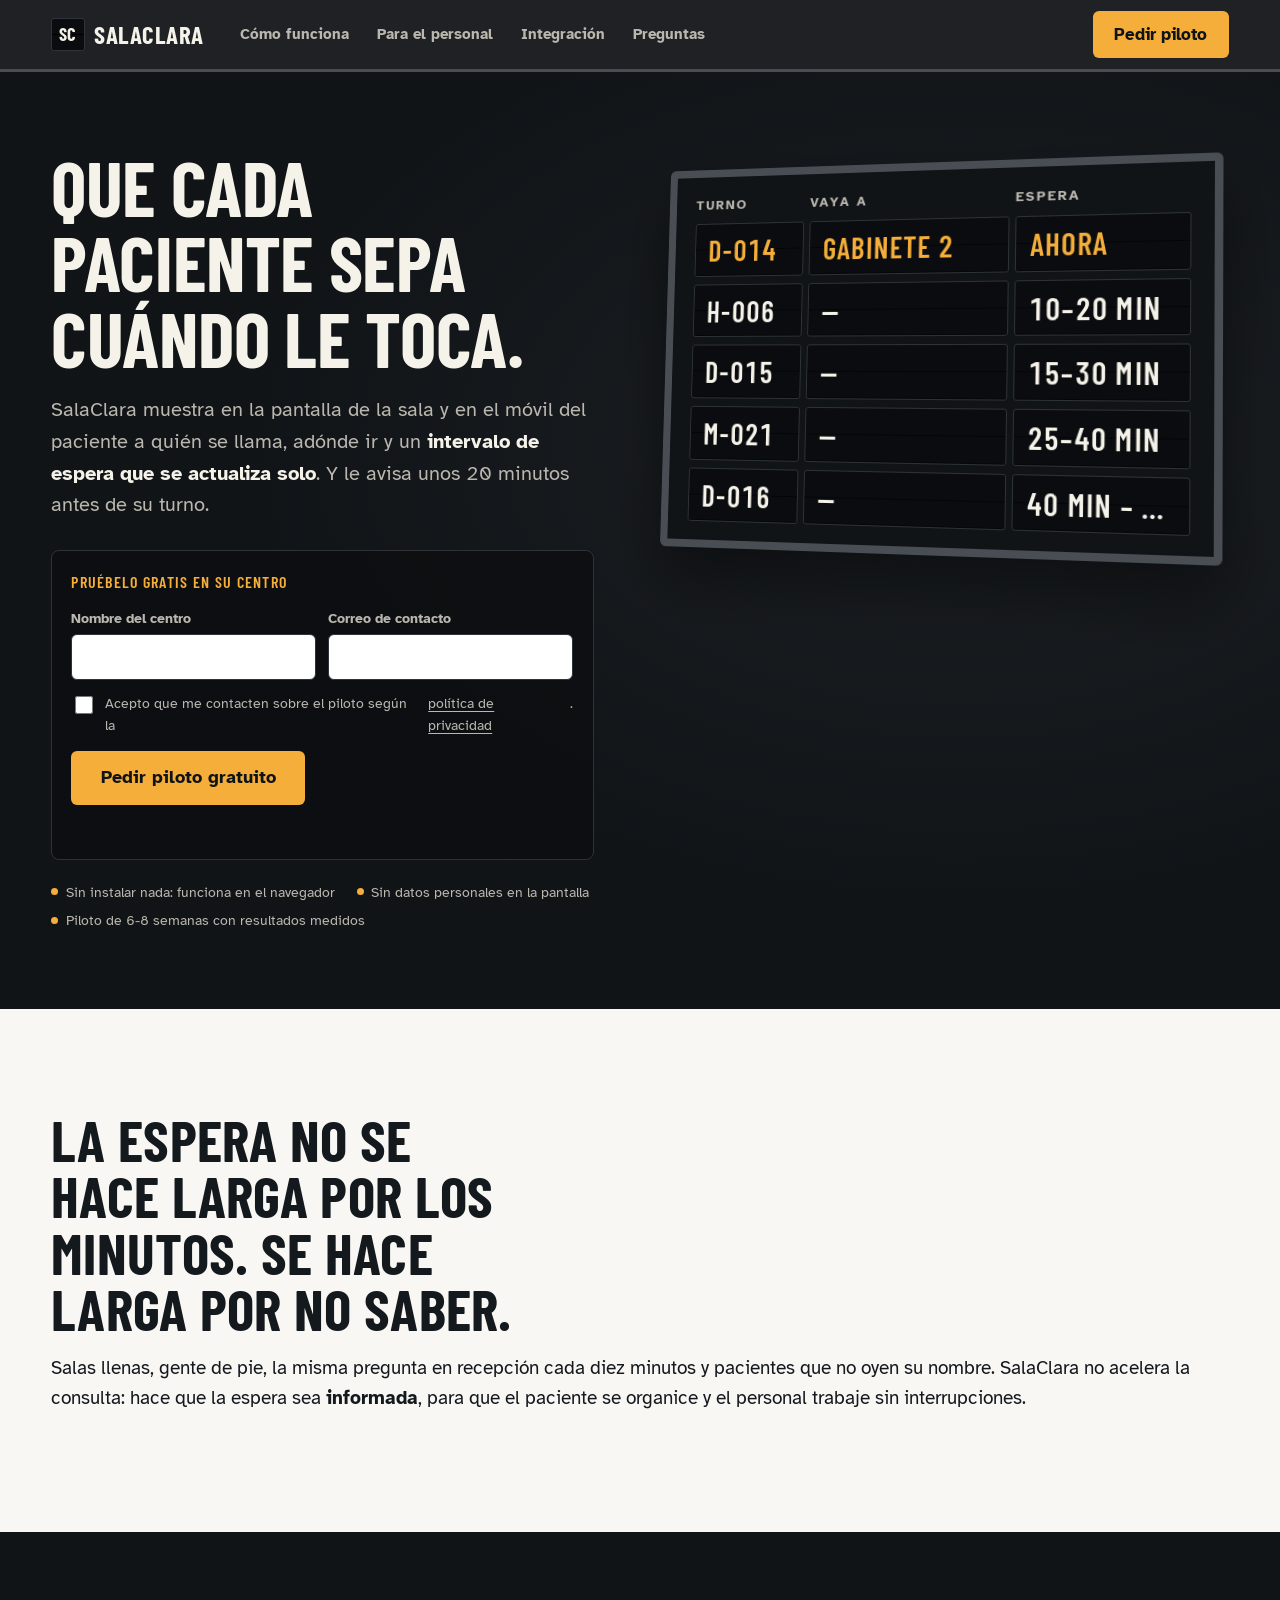
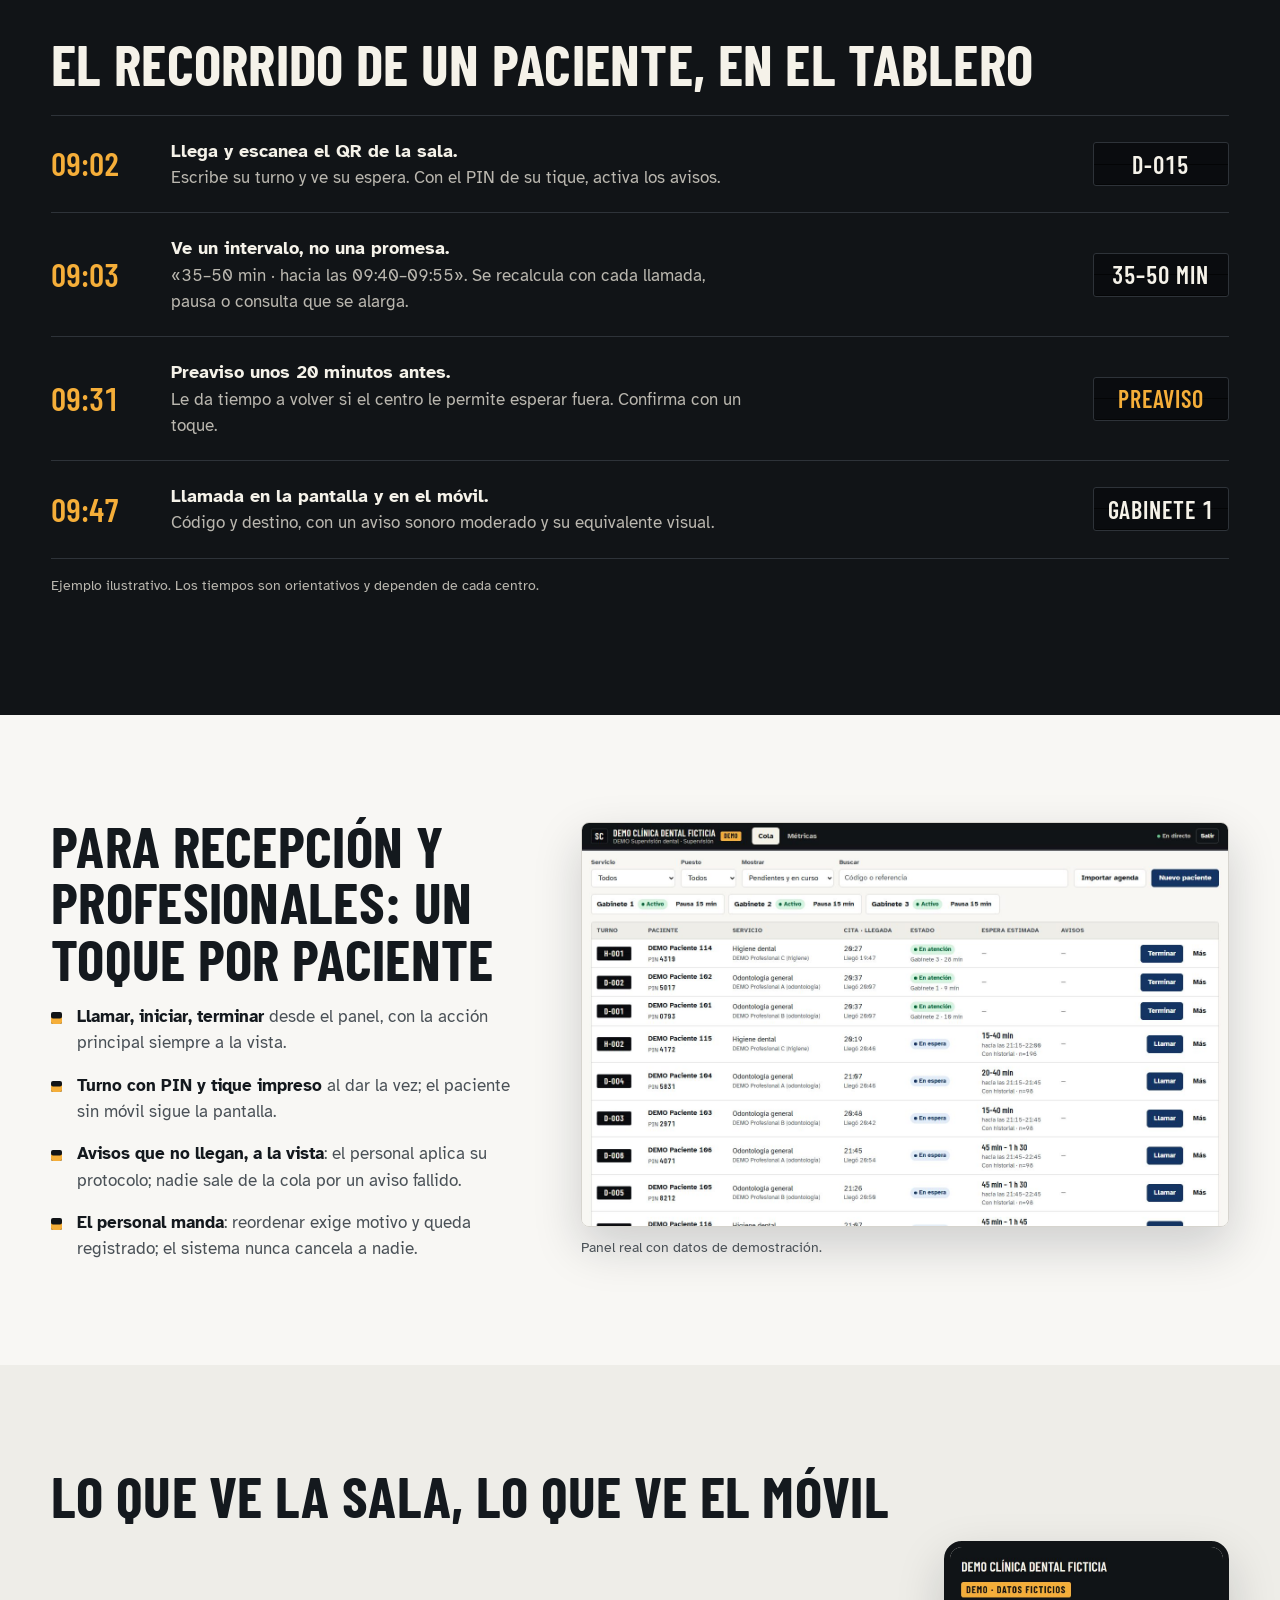
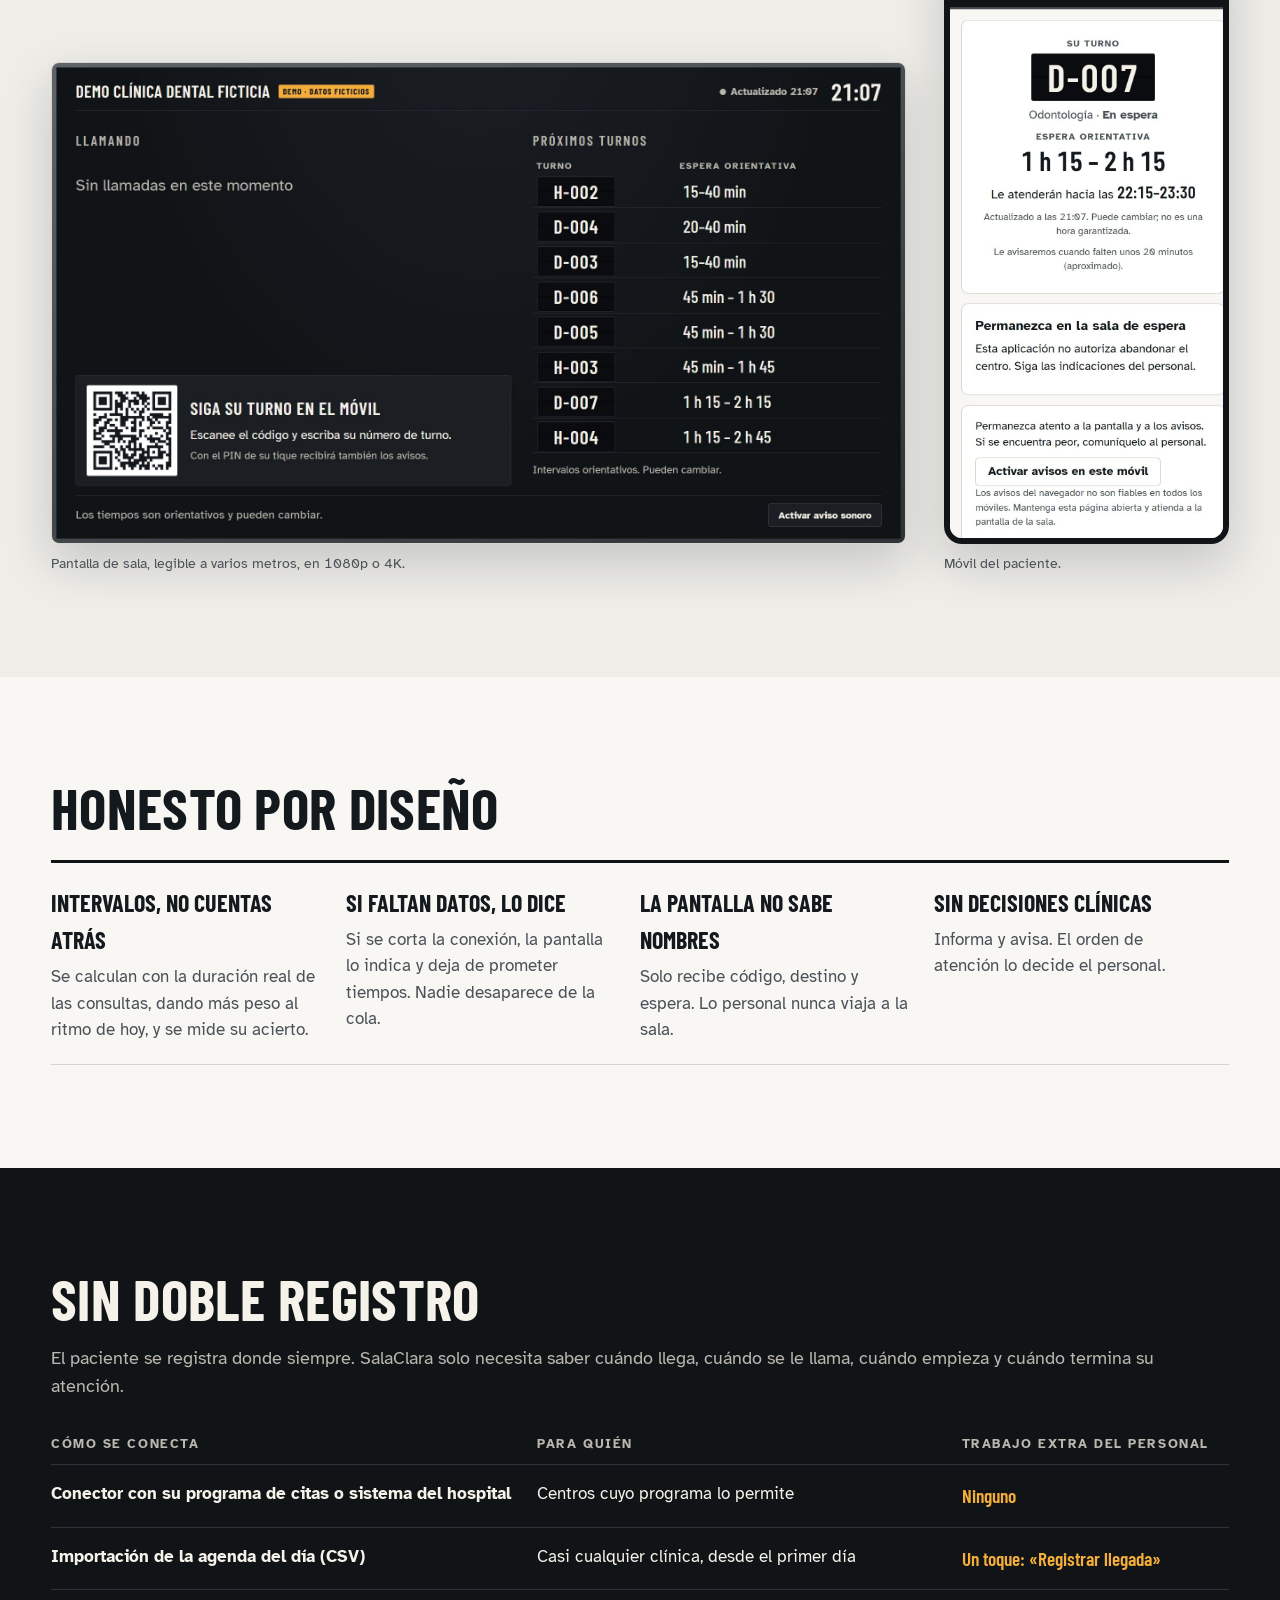
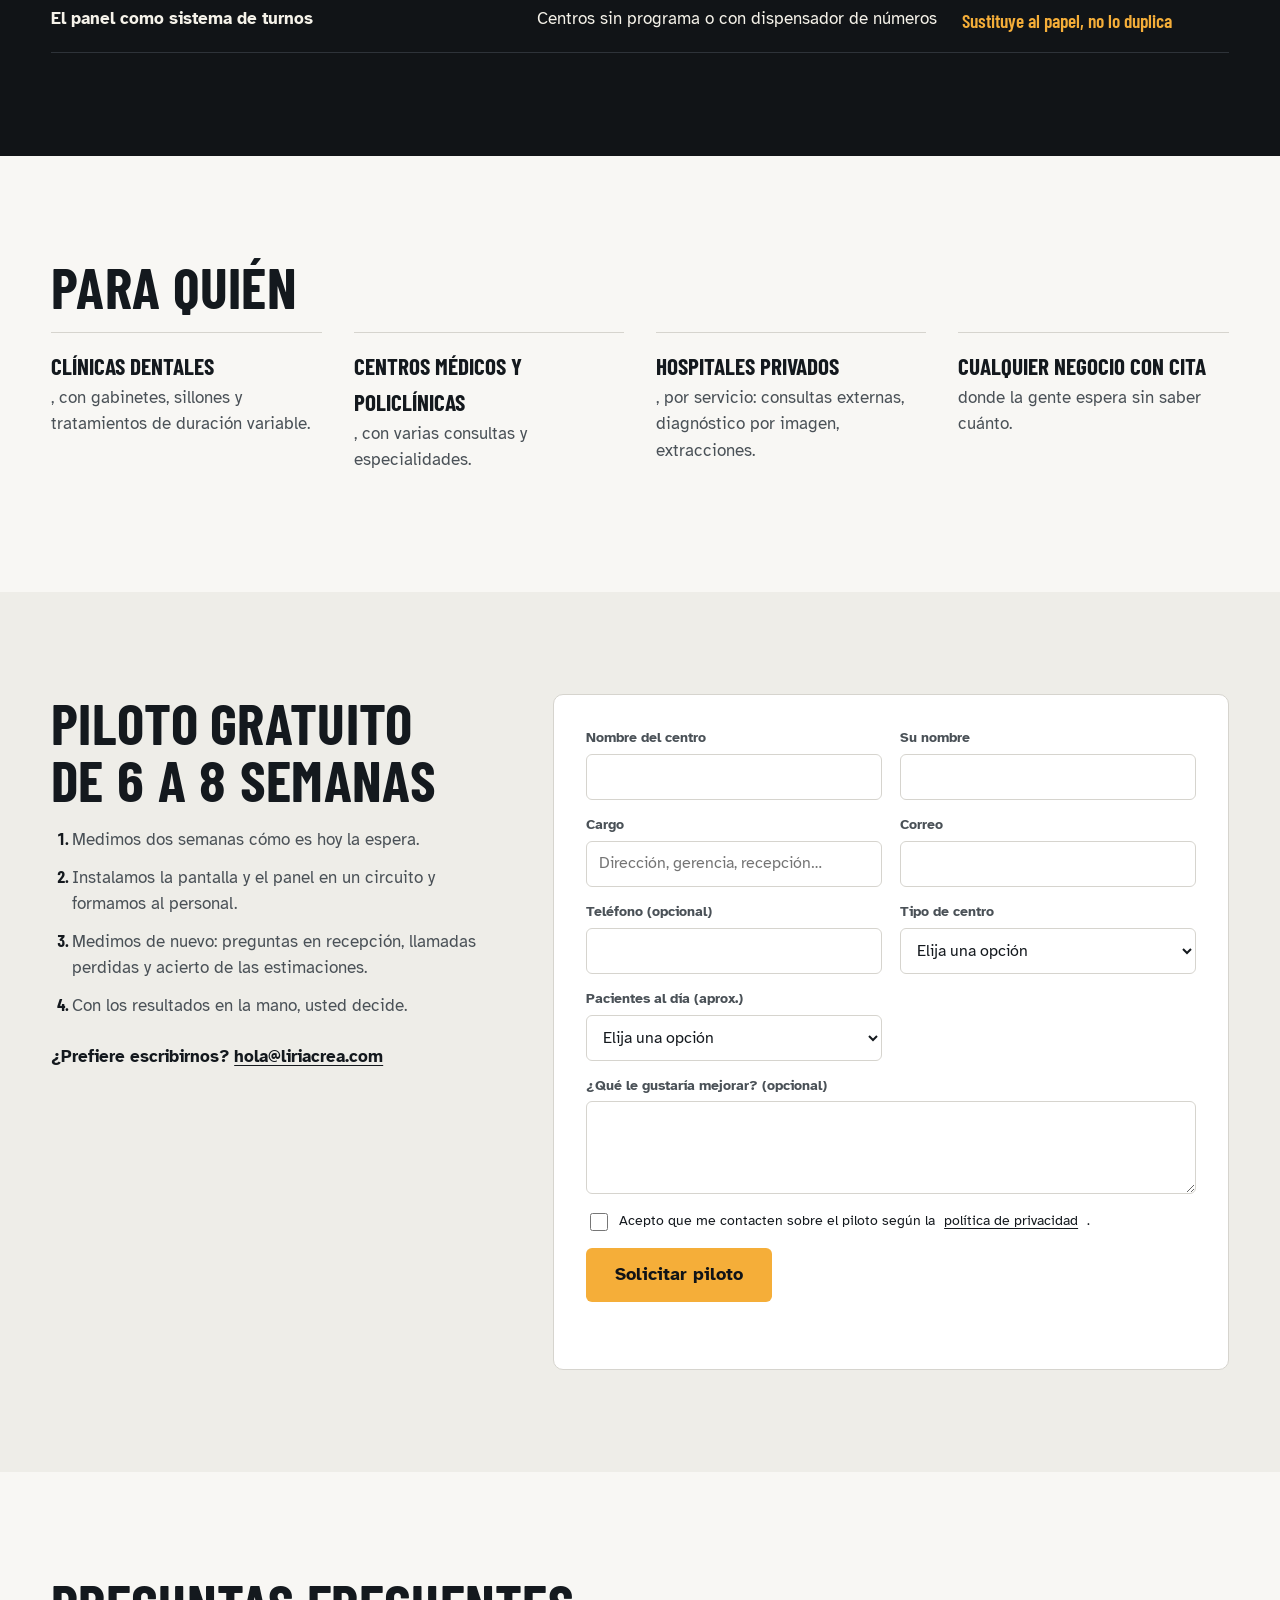
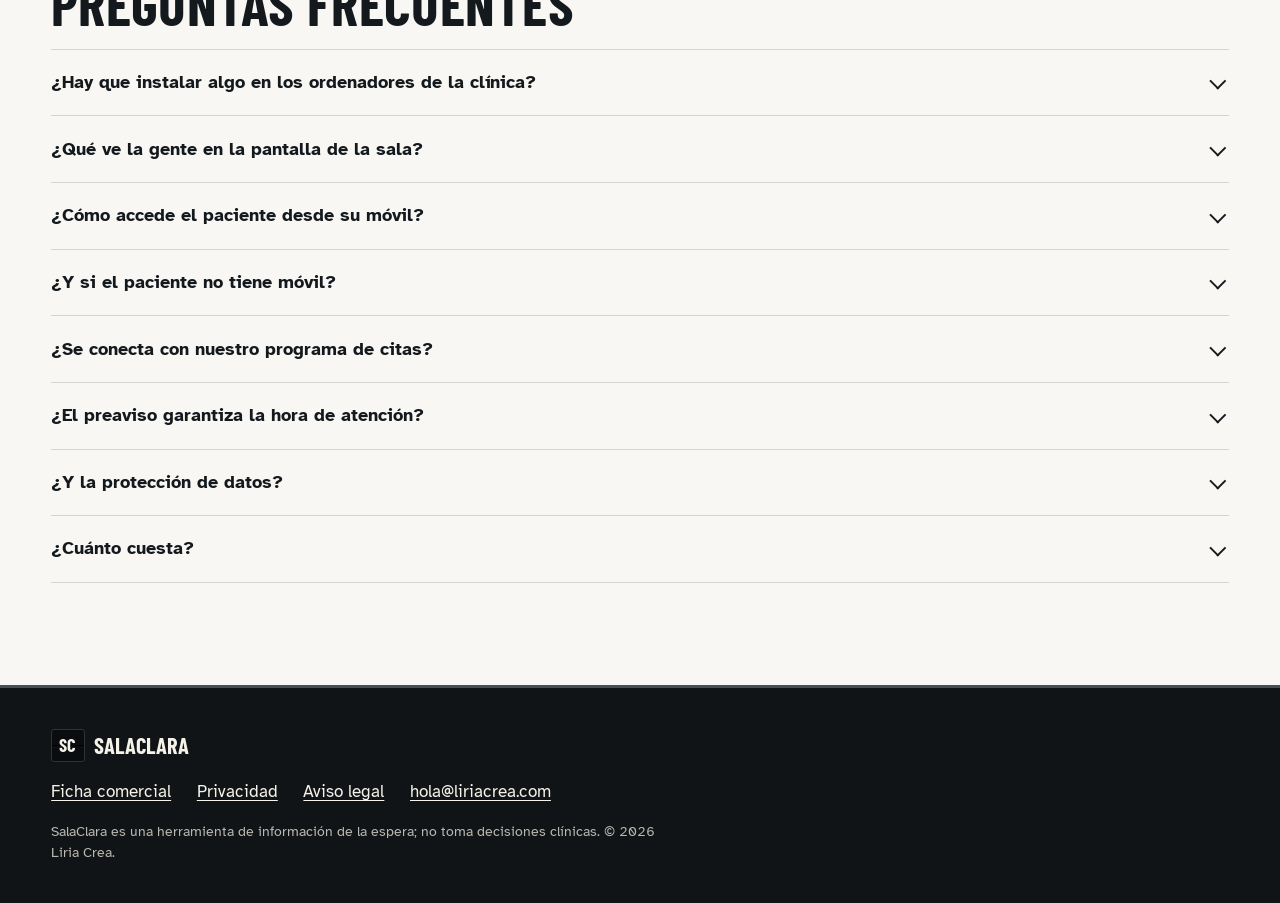
<file: index.html>
<!doctype html>
<html lang="es">
<head>
  <meta charset="utf-8">
  <meta name="viewport" content="width=device-width, initial-scale=1">
  <title>SalaClara · Pantalla de turnos y aviso al móvil para clínicas y centros médicos</title>
  <meta name="description" content="SalaClara muestra en la pantalla de la sala y en el móvil del paciente a quién se llama, adónde ir y un intervalo de espera que se actualiza solo, con preaviso unos 20 minutos antes. Piloto gratuito para clínicas.">
  <link rel="canonical" href="https://somosliria.github.io/salaclara/">
  <meta name="theme-color" content="#14171b">
  <meta name="referrer" content="strict-origin-when-cross-origin">
  <meta property="og:type" content="website">
  <meta property="og:locale" content="es_ES">
  <meta property="og:site_name" content="SalaClara">
  <meta property="og:title" content="SalaClara · Que cada paciente sepa cuándo le toca">
  <meta property="og:description" content="Pantalla de sala y aviso al móvil con tiempo de espera actualizado y preaviso de unos 20 minutos. Piloto gratuito para clínicas y centros médicos.">
  <meta property="og:url" content="https://somosliria.github.io/salaclara/">
  <meta property="og:image" content="https://somosliria.github.io/salaclara/assets/og.png">
  <meta property="og:image:width" content="1200">
  <meta property="og:image:height" content="630">
  <meta property="og:image:alt" content="Tablero de turnos de SalaClara con códigos y tiempos de espera">
  <meta name="twitter:card" content="summary_large_image">
  <link rel="icon" href="assets/favicon.svg" type="image/svg+xml">
  <link rel="icon" href="assets/icon-192.png" sizes="192x192" type="image/png">
  <link rel="apple-touch-icon" href="assets/icon-192.png">
  <link rel="preload" href="fonts/barlow-condensed-latin-600-normal.woff2" as="font" type="font/woff2" crossorigin>
  <link rel="preload" href="fonts/atkinson-hyperlegible-latin-400-normal.woff2" as="font" type="font/woff2" crossorigin>
  <link rel="stylesheet" href="assets/site.css">
  <script type="application/ld+json">
  {
    "@context": "https://schema.org",
    "@graph": [
      {
        "@type": "Organization",
        "@id": "https://somosliria.github.io/salaclara/#organizacion",
        "name": "SalaClara",
        "url": "https://somosliria.github.io/salaclara/",
        "email": "hola@liriacrea.com",
        "logo": "https://somosliria.github.io/salaclara/assets/icon-512.png"
      },
      {
        "@type": "SoftwareApplication",
        "name": "SalaClara",
        "applicationCategory": "BusinessApplication",
        "operatingSystem": "Web",
        "url": "https://somosliria.github.io/salaclara/",
        "inLanguage": "es",
        "description": "Pantalla de turnos para la sala de espera y aviso al móvil del paciente con intervalo de espera actualizado y preaviso configurable de unos 20 minutos, para clínicas, centros médicos y negocios con cita.",
        "featureList": [
          "Pantalla de sala con turnos llamados y espera orientativa",
          "Acceso del paciente con QR común, número de turno y PIN",
          "Preaviso configurable (unos 20 minutos)",
          "Panel para recepción y profesionales",
          "Importación de la agenda y conectores",
          "Métricas de acierto de las estimaciones"
        ],
        "publisher": { "@id": "https://somosliria.github.io/salaclara/#organizacion" }
      },
      {
        "@type": "FAQPage",
        "mainEntity": [
          { "@type": "Question", "name": "¿Hay que instalar algo en los ordenadores de la clínica?", "acceptedAnswer": { "@type": "Answer", "text": "No. El panel se usa desde el navegador y la pantalla de la sala es una página web que se abre en el televisor o en un pequeño reproductor HDMI." } },
          { "@type": "Question", "name": "¿Qué ve la gente en la pantalla de la sala?", "acceptedAnswer": { "@type": "Answer", "text": "Solo el código del turno, el destino al que debe ir y una espera orientativa. Nunca nombres, teléfonos ni datos clínicos." } },
          { "@type": "Question", "name": "¿Y si el paciente no tiene móvil?", "acceptedAnswer": { "@type": "Answer", "text": "Sigue su turno en la pantalla de la sala. El móvil es opcional y el personal mantiene su forma habitual de llamar." } },
          { "@type": "Question", "name": "¿Se conecta con nuestro programa de citas?", "acceptedAnswer": { "@type": "Answer", "text": "Desde el primer día se puede importar la agenda en CSV. Para evitar cualquier doble registro, SalaClara recibe las señales de llegada, llamada, inicio y fin desde su programa cuando este lo permite." } },
          { "@type": "Question", "name": "¿El preaviso de 20 minutos garantiza la hora de atención?", "acceptedAnswer": { "@type": "Answer", "text": "No. Es un aviso orientativo para que el paciente se prepare; la llamada definitiva llega cuando el profesional está listo. El umbral se configura por centro." } },
          { "@type": "Question", "name": "¿Cuánto cuesta?", "acceptedAnswer": { "@type": "Answer", "text": "El piloto es gratuito. Después, una cuota mensual por centro que se acuerda según el tamaño y las integraciones necesarias." } }
        ]
      }
    ]
  }
  </script>
</head>
<body>
  <a class="skip" href="#contenido">Saltar al contenido</a>
  <header class="site-header">
    <a class="brand" href="./" aria-label="SalaClara, inicio">
      <span class="brand-mark" aria-hidden="true">SC</span>
      <span class="brand-name">SalaClara</span>
    </a>
    <nav aria-label="Principal">
      <ul class="nav">
        <li><a href="#recorrido">Cómo funciona</a></li>
        <li><a href="#equipo">Para el personal</a></li>
        <li><a href="#integracion">Integración</a></li>
        <li><a href="#preguntas">Preguntas</a></li>
      </ul>
    </nav>
    <a class="btn btn-amber nav-cta" href="#piloto">Pedir piloto</a>
  </header>

  <main id="contenido">
    <section class="hero" aria-labelledby="titulo">
      <div class="hero-copy">
        <h1 id="titulo">Que cada paciente sepa cuándo le toca.</h1>
        <p class="lead">SalaClara muestra en la pantalla de la sala y en el móvil del paciente a quién se llama, adónde ir y un <strong>intervalo de espera que se actualiza solo</strong>. Y le avisa unos 20 minutos antes de su turno.</p>
        <form class="quick-form" data-pilot-form data-api="https://salaclara-demo.onrender.com" novalidate>
          <p class="form-title">Pruébelo gratis en su centro</p>
          <div class="quick-fields">
            <label class="field"><span>Nombre del centro</span><input name="centerName" required minlength="2" maxlength="120" autocomplete="organization"></label>
            <label class="field"><span>Correo de contacto</span><input name="email" type="email" required maxlength="160" autocomplete="email"></label>
          </div>
          <input type="hidden" name="contactName" value="">
          <label class="hp" aria-hidden="true">Web <input name="website" tabindex="-1" autocomplete="off"></label>
          <label class="consent"><input type="checkbox" name="consent" required> Acepto que me contacten sobre el piloto según la <a href="privacidad.html">política de privacidad</a>.</label>
          <button class="btn btn-amber btn-large" type="submit">Pedir piloto gratuito</button>
          <p class="form-status" role="status" aria-live="polite"></p>
        </form>
        <ul class="assurances">
          <li>Sin instalar nada: funciona en el navegador</li>
          <li>Sin datos personales en la pantalla</li>
          <li>Piloto de 6-8 semanas con resultados medidos</li>
        </ul>
      </div>
      <div class="hero-board" data-board aria-hidden="true">
        <div class="board-fallback">
          <div class="bf-head"><span>Turno</span><span>Vaya a</span><span>Espera</span></div>
          <div class="bf-row bf-called"><span class="flap">D-014</span><span class="flap">Gabinete 2</span><span class="flap">Ahora</span></div>
          <div class="bf-row"><span class="flap">H-006</span><span class="flap">—</span><span class="flap">10–20 min</span></div>
          <div class="bf-row"><span class="flap">D-015</span><span class="flap">—</span><span class="flap">15–30 min</span></div>
          <div class="bf-row"><span class="flap">M-021</span><span class="flap">—</span><span class="flap">25–40 min</span></div>
          <div class="bf-row"><span class="flap">D-016</span><span class="flap">—</span><span class="flap">40 min – 1 h</span></div>
        </div>
      </div>
    </section>

    <section class="problem" aria-labelledby="problema">
      <h2 id="problema">La espera no se hace larga por los minutos. Se hace larga por no saber.</h2>
      <p>Salas llenas, gente de pie, la misma pregunta en recepción cada diez minutos y pacientes que no oyen su nombre. SalaClara no acelera la consulta: hace que la espera sea <strong>informada</strong>, para que el paciente se organice y el personal trabaje sin interrupciones.</p>
    </section>

    <section id="recorrido" class="journey" aria-labelledby="recorrido-titulo">
      <h2 id="recorrido-titulo">El recorrido de un paciente, en el tablero</h2>
      <ol class="departures">
        <li><span class="dep-time">09:02</span><span class="dep-what"><strong>Llega y escanea el QR de la sala.</strong> Escribe su turno y ve su espera. Con el PIN de su tique, activa los avisos.</span><span class="dep-state flap">D-015</span></li>
        <li><span class="dep-time">09:03</span><span class="dep-what"><strong>Ve un intervalo, no una promesa.</strong> «35–50 min · hacia las 09:40–09:55». Se recalcula con cada llamada, pausa o consulta que se alarga.</span><span class="dep-state flap">35–50 min</span></li>
        <li><span class="dep-time">09:31</span><span class="dep-what"><strong>Preaviso unos 20 minutos antes.</strong> Le da tiempo a volver si el centro le permite esperar fuera. Confirma con un toque.</span><span class="dep-state flap amber">Preaviso</span></li>
        <li><span class="dep-time">09:47</span><span class="dep-what"><strong>Llamada en la pantalla y en el móvil.</strong> Código y destino, con un aviso sonoro moderado y su equivalente visual.</span><span class="dep-state flap">Gabinete 1</span></li>
      </ol>
      <p class="note">Ejemplo ilustrativo. Los tiempos son orientativos y dependen de cada centro.</p>
    </section>

    <section id="equipo" class="staff" aria-labelledby="equipo-titulo">
      <div class="staff-copy">
        <h2 id="equipo-titulo">Para recepción y profesionales: un toque por paciente</h2>
        <ul class="ticks">
          <li><strong>Llamar, iniciar, terminar</strong> desde el panel, con la acción principal siempre a la vista.</li>
          <li><strong>Turno con PIN y tique impreso</strong> al dar la vez; el paciente sin móvil sigue la pantalla.</li>
          <li><strong>Avisos que no llegan, a la vista</strong>: el personal aplica su protocolo; nadie sale de la cola por un aviso fallido.</li>
          <li><strong>El personal manda</strong>: reordenar exige motivo y queda registrado; el sistema nunca cancela a nadie.</li>
        </ul>
      </div>
      <figure class="shot">
        <img src="assets/panel.jpg" width="1440" height="900" loading="lazy" decoding="async" alt="Panel de SalaClara con la cola de pacientes, estados, espera estimada y botones Llamar y Terminar">
        <figcaption>Panel real con datos de demostración.</figcaption>
      </figure>
    </section>

    <section class="screens" aria-labelledby="pantallas-titulo">
      <h2 id="pantallas-titulo">Lo que ve la sala, lo que ve el móvil</h2>
      <div class="screens-grid">
        <figure class="shot shot-wide">
          <img src="assets/pantalla.jpg" width="1920" height="1080" loading="lazy" decoding="async" alt="Pantalla de sala de SalaClara con próximos turnos, intervalos de espera y código QR para seguir el turno en el móvil">
          <figcaption>Pantalla de sala, legible a varios metros, en 1080p o 4K.</figcaption>
        </figure>
        <figure class="shot shot-phone">
          <img src="assets/movil.jpg" width="780" height="1688" loading="lazy" decoding="async" alt="Móvil del paciente con su turno, espera de 1 h 15 a 2 h 15 y hora aproximada de atención">
          <figcaption>Móvil del paciente.</figcaption>
        </figure>
      </div>
    </section>

    <section class="honest" aria-labelledby="honesto-titulo">
      <h2 id="honesto-titulo">Honesto por diseño</h2>
      <dl class="principles">
        <div><dt>Intervalos, no cuentas atrás</dt><dd>Se calculan con la duración real de las consultas, dando más peso al ritmo de hoy, y se mide su acierto.</dd></div>
        <div><dt>Si faltan datos, lo dice</dt><dd>Si se corta la conexión, la pantalla lo indica y deja de prometer tiempos. Nadie desaparece de la cola.</dd></div>
        <div><dt>La pantalla no sabe nombres</dt><dd>Solo recibe código, destino y espera. Lo personal nunca viaja a la sala.</dd></div>
        <div><dt>Sin decisiones clínicas</dt><dd>Informa y avisa. El orden de atención lo decide el personal.</dd></div>
      </dl>
    </section>

    <section id="integracion" class="integration" aria-labelledby="integracion-titulo">
      <h2 id="integracion-titulo">Sin doble registro</h2>
      <p>El paciente se registra donde siempre. SalaClara solo necesita saber cuándo llega, cuándo se le llama, cuándo empieza y cuándo termina su atención.</p>
      <table class="levels">
        <caption class="visually-hidden">Formas de conectar SalaClara</caption>
        <thead><tr><th scope="col">Cómo se conecta</th><th scope="col">Para quién</th><th scope="col">Trabajo extra del personal</th></tr></thead>
        <tbody>
          <tr><td>Conector con su programa de citas o sistema del hospital</td><td>Centros cuyo programa lo permite</td><td>Ninguno</td></tr>
          <tr><td>Importación de la agenda del día (CSV)</td><td>Casi cualquier clínica, desde el primer día</td><td>Un toque: «Registrar llegada»</td></tr>
          <tr><td>El panel como sistema de turnos</td><td>Centros sin programa o con dispensador de números</td><td>Sustituye al papel, no lo duplica</td></tr>
        </tbody>
      </table>
    </section>

    <section class="audience" aria-labelledby="quien-titulo">
      <h2 id="quien-titulo">Para quién</h2>
      <ul class="audience-list">
        <li><strong>Clínicas dentales</strong>, con gabinetes, sillones y tratamientos de duración variable.</li>
        <li><strong>Centros médicos y policlínicas</strong>, con varias consultas y especialidades.</li>
        <li><strong>Hospitales privados</strong>, por servicio: consultas externas, diagnóstico por imagen, extracciones.</li>
        <li><strong>Cualquier negocio con cita</strong> donde la gente espera sin saber cuánto.</li>
      </ul>
    </section>

    <section id="piloto" class="pilot" aria-labelledby="piloto-titulo">
      <div class="pilot-copy">
        <h2 id="piloto-titulo">Piloto gratuito de 6 a 8 semanas</h2>
        <ol class="pilot-steps">
          <li>Medimos dos semanas cómo es hoy la espera.</li>
          <li>Instalamos la pantalla y el panel en un circuito y formamos al personal.</li>
          <li>Medimos de nuevo: preguntas en recepción, llamadas perdidas y acierto de las estimaciones.</li>
          <li>Con los resultados en la mano, usted decide.</li>
        </ol>
        <p class="contact">¿Prefiere escribirnos? <a href="mailto:hola@liriacrea.com">hola@liriacrea.com</a></p>
      </div>
      <form class="full-form" data-pilot-form data-api="https://salaclara-demo.onrender.com" novalidate>
        <div class="form-grid">
          <label class="field"><span>Nombre del centro</span><input name="centerName" required minlength="2" maxlength="120" autocomplete="organization"></label>
          <label class="field"><span>Su nombre</span><input name="contactName" required minlength="2" maxlength="120" autocomplete="name"></label>
          <label class="field"><span>Cargo</span><input name="role" maxlength="80" autocomplete="organization-title" placeholder="Dirección, gerencia, recepción…"></label>
          <label class="field"><span>Correo</span><input name="email" type="email" required maxlength="160" autocomplete="email"></label>
          <label class="field"><span>Teléfono (opcional)</span><input name="phone" type="tel" maxlength="40" autocomplete="tel"></label>
          <label class="field"><span>Tipo de centro</span>
            <select name="centerType">
              <option value="">Elija una opción</option>
              <option>Clínica dental</option><option>Centro médico o policlínica</option><option>Hospital privado</option><option>Fisioterapia o rehabilitación</option><option>Otro negocio con cita</option>
            </select>
          </label>
          <label class="field"><span>Pacientes al día (aprox.)</span>
            <select name="dailyPatients">
              <option value="">Elija una opción</option>
              <option>Menos de 50</option><option>50-150</option><option>150-400</option><option>Más de 400</option>
            </select>
          </label>
          <label class="field field-wide"><span>¿Qué le gustaría mejorar? (opcional)</span><textarea name="message" maxlength="2000" rows="3"></textarea></label>
        </div>
        <label class="hp" aria-hidden="true">Web <input name="website" tabindex="-1" autocomplete="off"></label>
        <label class="consent"><input type="checkbox" name="consent" required> Acepto que me contacten sobre el piloto según la <a href="privacidad.html">política de privacidad</a>.</label>
        <button class="btn btn-amber btn-large" type="submit">Solicitar piloto</button>
        <p class="form-status" role="status" aria-live="polite"></p>
      </form>
    </section>

    <section id="preguntas" class="faq" aria-labelledby="preguntas-titulo">
      <h2 id="preguntas-titulo">Preguntas frecuentes</h2>
      <details><summary>¿Hay que instalar algo en los ordenadores de la clínica?</summary><p>No. El panel se usa desde el navegador y la pantalla de la sala es una página web que se abre en el televisor o en un pequeño reproductor HDMI. Antes de empezar probamos su televisor; si no sirve, le proponemos un reproductor económico.</p></details>
      <details><summary>¿Qué ve la gente en la pantalla de la sala?</summary><p>Solo el código del turno, el destino al que debe ir y una espera orientativa. Nunca nombres, teléfonos ni datos clínicos. En urgencias, solo una referencia por servicio, sin posiciones.</p></details>
      <details><summary>¿Cómo accede el paciente desde su móvil?</summary><p>Escanea el QR de la sala y escribe su número de turno para consultar la espera. Con el PIN de 4 cifras de su tique recibe además los avisos. Sin cuentas, sin descargar aplicaciones.</p></details>
      <details><summary>¿Y si el paciente no tiene móvil?</summary><p>Sigue su turno en la pantalla de la sala, como siempre. El móvil es opcional y el personal conserva su forma habitual de llamar.</p></details>
      <details><summary>¿Se conecta con nuestro programa de citas?</summary><p>Desde el primer día se puede importar la agenda en CSV. Si su programa permite enviar las señales de llegada, llamada, inicio y fin, la conexión evita cualquier doble registro.</p></details>
      <details><summary>¿El preaviso garantiza la hora de atención?</summary><p>No. Es un aviso orientativo para que el paciente se prepare; la llamada definitiva llega cuando el profesional está listo. El umbral, unos 20 minutos por defecto, se configura por centro.</p></details>
      <details><summary>¿Y la protección de datos?</summary><p>SalaClara funciona con el mínimo de datos: la pantalla no recibe ninguno personal y el móvil del paciente no necesita cuenta. Antes de trabajar con datos reales se firma el contrato de encargado del tratamiento y se revisa con su centro qué información se usa.</p></details>
      <details><summary>¿Cuánto cuesta?</summary><p>El piloto es gratuito. Después, una cuota mensual por centro que se acuerda según el tamaño y las integraciones.</p></details>
    </section>
  </main>

  <footer class="site-footer">
    <div class="footer-brand"><span class="brand-mark" aria-hidden="true">SC</span> SalaClara</div>
    <nav aria-label="Pie de página">
      <ul>
        <li><a href="ficha/">Ficha comercial</a></li>
        <li><a href="privacidad.html">Privacidad</a></li>
        <li><a href="aviso-legal.html">Aviso legal</a></li>
        <li><a href="mailto:hola@liriacrea.com">hola@liriacrea.com</a></li>
      </ul>
    </nav>
    <p class="footer-note">SalaClara es una herramienta de información de la espera; no toma decisiones clínicas. © 2026 Liria Crea.</p>
  </footer>
  <script type="module" src="assets/site.js"></script>
</body>
</html>
</file>
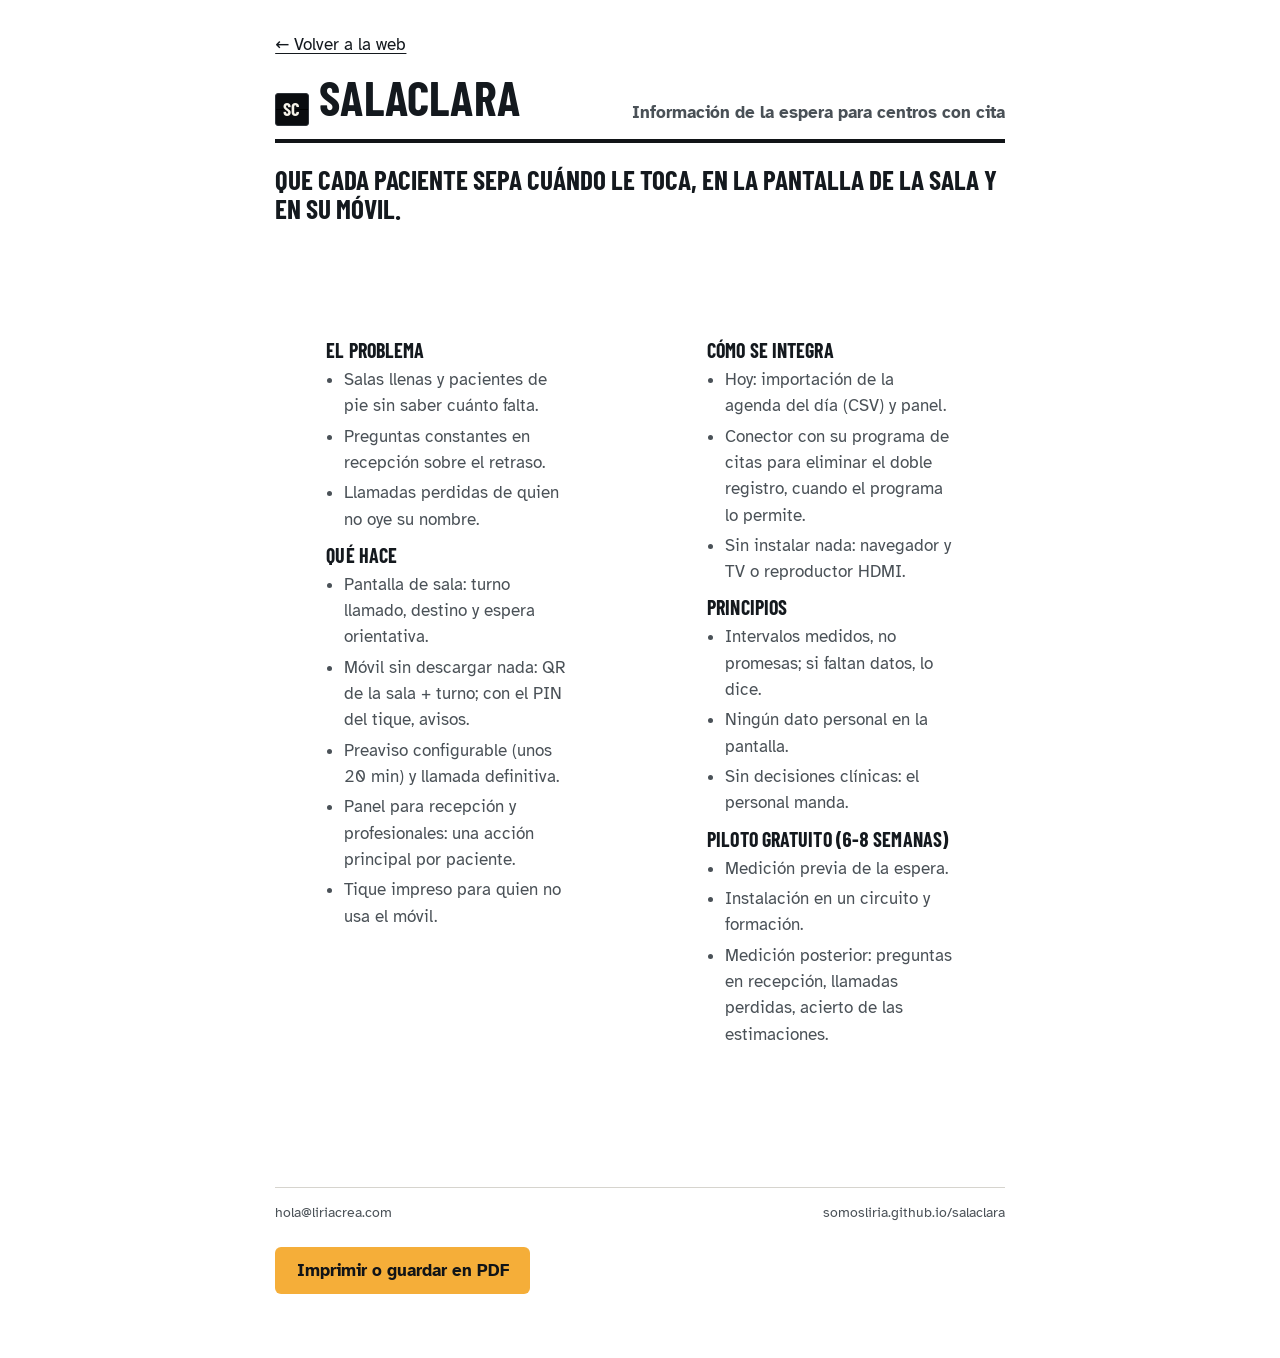
<file: ficha/index.html>
<!doctype html>
<html lang="es">
<head>
  <meta charset="utf-8">
  <meta name="viewport" content="width=device-width, initial-scale=1">
  <title>Ficha comercial · SalaClara</title>
  <meta name="description" content="SalaClara en una página: qué resuelve, cómo funciona, cómo se integra y en qué consiste el piloto gratuito.">
  <link rel="canonical" href="https://somosliria.github.io/salaclara/ficha/">
  <link rel="icon" href="../assets/favicon.svg" type="image/svg+xml">
  <link rel="stylesheet" href="../assets/site.css">
  <style>
    @page { size: A4; margin: 12mm; }
    body { background: white; }
    .sheet { max-width: 52rem; margin: 0 auto; padding: 2rem var(--gutter) 3rem; }
    .sheet-head { display: flex; justify-content: space-between; align-items: flex-end; gap: 1rem; border-bottom: 4px solid var(--board); padding-bottom: 0.8rem; margin-bottom: 1.4rem; }
    .sheet-head h1 { font-size: clamp(2.2rem, 5vw, 3rem); }
    .sheet-head p { margin: 0; color: var(--ink-muted); font-weight: 700; }
    .claim { font-family: var(--font-board); font-weight: 700; text-transform: uppercase; font-size: 1.7rem; line-height: 1.05; margin-bottom: 1rem; }
    .cols { display: grid; grid-template-columns: 1fr 1fr; gap: 1.2rem 2rem; }
    .cols h2 { font-size: 1.25rem; margin: 0 0 0.4rem; }
    .cols ul { margin: 0 0 0.8rem; padding-left: 1.1rem; color: var(--ink-muted); }
    .cols li { margin-bottom: 0.25rem; }
    .print { margin-top: 1.5rem; }
    .sheet-foot { margin-top: 1.5rem; border-top: 1px solid var(--rule); padding-top: 0.8rem; font-size: 0.9rem; color: var(--ink-muted); display: flex; justify-content: space-between; flex-wrap: wrap; gap: 0.5rem; }
    @media (max-width: 640px) { .cols { grid-template-columns: 1fr; } }
    @media print { .print, .back { display: none; } .sheet { padding: 0; } body { font-size: 10.5pt; } }
  </style>
</head>
<body>
  <main class="sheet">
    <p class="back"><a href="../">← Volver a la web</a></p>
    <div class="sheet-head">
      <h1><span class="brand-mark" aria-hidden="true">SC</span> SalaClara</h1>
      <p>Información de la espera para centros con cita</p>
    </div>
    <p class="claim">Que cada paciente sepa cuándo le toca, en la pantalla de la sala y en su móvil.</p>
    <div class="cols">
      <section>
        <h2>El problema</h2>
        <ul>
          <li>Salas llenas y pacientes de pie sin saber cuánto falta.</li>
          <li>Preguntas constantes en recepción sobre el retraso.</li>
          <li>Llamadas perdidas de quien no oye su nombre.</li>
        </ul>
        <h2>Qué hace</h2>
        <ul>
          <li>Pantalla de sala: turno llamado, destino y espera orientativa.</li>
          <li>Móvil sin descargar nada: QR de la sala + turno; con el PIN del tique, avisos.</li>
          <li>Preaviso configurable (unos 20 min) y llamada definitiva.</li>
          <li>Panel para recepción y profesionales: una acción principal por paciente.</li>
          <li>Tique impreso para quien no usa el móvil.</li>
        </ul>
      </section>
      <section>
        <h2>Cómo se integra</h2>
        <ul>
          <li>Hoy: importación de la agenda del día (CSV) y panel.</li>
          <li>Conector con su programa de citas para eliminar el doble registro, cuando el programa lo permite.</li>
          <li>Sin instalar nada: navegador y TV o reproductor HDMI.</li>
        </ul>
        <h2>Principios</h2>
        <ul>
          <li>Intervalos medidos, no promesas; si faltan datos, lo dice.</li>
          <li>Ningún dato personal en la pantalla.</li>
          <li>Sin decisiones clínicas: el personal manda.</li>
        </ul>
        <h2>Piloto gratuito (6-8 semanas)</h2>
        <ul>
          <li>Medición previa de la espera.</li>
          <li>Instalación en un circuito y formación.</li>
          <li>Medición posterior: preguntas en recepción, llamadas perdidas, acierto de las estimaciones.</li>
        </ul>
      </section>
    </div>
    <div class="sheet-foot">
      <span>hola@liriacrea.com</span>
      <span>somosliria.github.io/salaclara</span>
    </div>
    <p class="print"><button class="btn btn-amber" type="button" data-print>Imprimir o guardar en PDF</button></p>
  </main>
  <script type="module" src="../assets/print.js"></script>
</body>
</html>
</file>
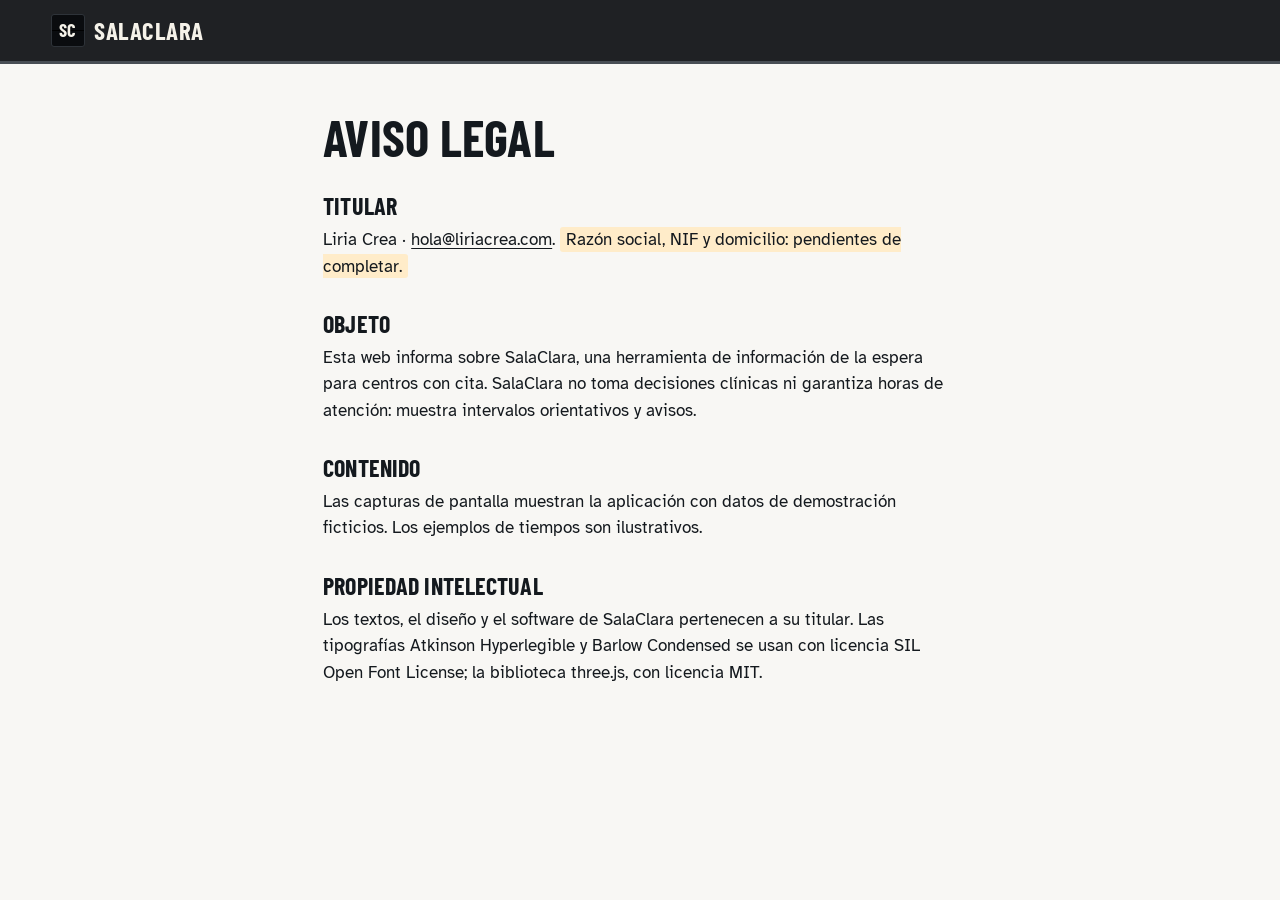
<file: aviso-legal.html>
<!doctype html>
<html lang="es">
<head>
  <meta charset="utf-8">
  <meta name="viewport" content="width=device-width, initial-scale=1">
  <title>Aviso legal · SalaClara</title>
  <meta name="description" content="Titular y condiciones de uso de la web de SalaClara.">
  <link rel="canonical" href="https://somosliria.github.io/salaclara/aviso-legal.html">
  <link rel="icon" href="assets/favicon.svg" type="image/svg+xml">
  <link rel="stylesheet" href="assets/site.css">
</head>
<body>
  <header class="site-header"><a class="brand" href="./"><span class="brand-mark" aria-hidden="true">SC</span><span class="brand-name">SalaClara</span></a></header>
  <main class="doc">
    <h1>Aviso legal</h1>
    <h2>Titular</h2>
    <p>Liria Crea · <a href="mailto:hola@liriacrea.com">hola@liriacrea.com</a>. <span class="pending">Razón social, NIF y domicilio: pendientes de completar.</span></p>
    <h2>Objeto</h2>
    <p>Esta web informa sobre SalaClara, una herramienta de información de la espera para centros con cita. SalaClara no toma decisiones clínicas ni garantiza horas de atención: muestra intervalos orientativos y avisos.</p>
    <h2>Contenido</h2>
    <p>Las capturas de pantalla muestran la aplicación con datos de demostración ficticios. Los ejemplos de tiempos son ilustrativos.</p>
    <h2>Propiedad intelectual</h2>
    <p>Los textos, el diseño y el software de SalaClara pertenecen a su titular. Las tipografías Atkinson Hyperlegible y Barlow Condensed se usan con licencia SIL Open Font License; la biblioteca three.js, con licencia MIT.</p>
  </main>
</body>
</html>
</file>
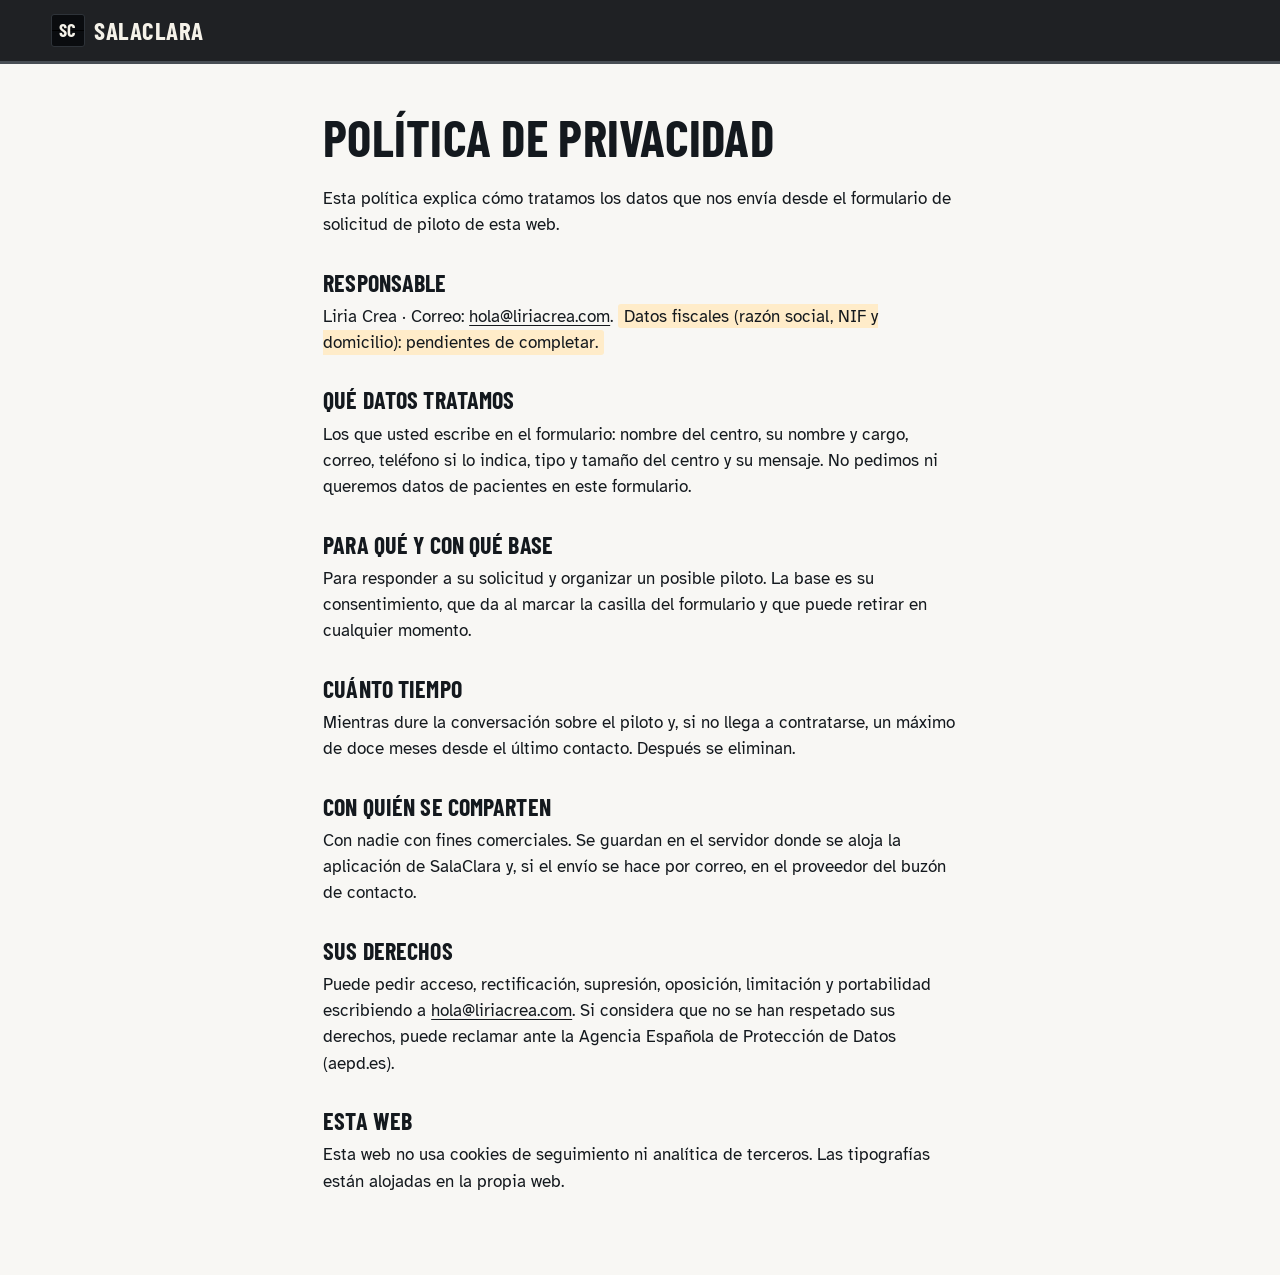
<file: privacidad.html>
<!doctype html>
<html lang="es">
<head>
  <meta charset="utf-8">
  <meta name="viewport" content="width=device-width, initial-scale=1">
  <title>Política de privacidad · SalaClara</title>
  <meta name="description" content="Cómo trata SalaClara los datos de contacto que se envían desde el formulario de solicitud de piloto.">
  <link rel="canonical" href="https://somosliria.github.io/salaclara/privacidad.html">
  <link rel="icon" href="assets/favicon.svg" type="image/svg+xml">
  <link rel="stylesheet" href="assets/site.css">
</head>
<body>
  <header class="site-header"><a class="brand" href="./"><span class="brand-mark" aria-hidden="true">SC</span><span class="brand-name">SalaClara</span></a></header>
  <main class="doc">
    <h1>Política de privacidad</h1>
    <p>Esta política explica cómo tratamos los datos que nos envía desde el formulario de solicitud de piloto de esta web.</p>
    <h2>Responsable</h2>
    <p>Liria Crea · Correo: <a href="mailto:hola@liriacrea.com">hola@liriacrea.com</a>. <span class="pending">Datos fiscales (razón social, NIF y domicilio): pendientes de completar.</span></p>
    <h2>Qué datos tratamos</h2>
    <p>Los que usted escribe en el formulario: nombre del centro, su nombre y cargo, correo, teléfono si lo indica, tipo y tamaño del centro y su mensaje. No pedimos ni queremos datos de pacientes en este formulario.</p>
    <h2>Para qué y con qué base</h2>
    <p>Para responder a su solicitud y organizar un posible piloto. La base es su consentimiento, que da al marcar la casilla del formulario y que puede retirar en cualquier momento.</p>
    <h2>Cuánto tiempo</h2>
    <p>Mientras dure la conversación sobre el piloto y, si no llega a contratarse, un máximo de doce meses desde el último contacto. Después se eliminan.</p>
    <h2>Con quién se comparten</h2>
    <p>Con nadie con fines comerciales. Se guardan en el servidor donde se aloja la aplicación de SalaClara y, si el envío se hace por correo, en el proveedor del buzón de contacto.</p>
    <h2>Sus derechos</h2>
    <p>Puede pedir acceso, rectificación, supresión, oposición, limitación y portabilidad escribiendo a <a href="mailto:hola@liriacrea.com">hola@liriacrea.com</a>. Si considera que no se han respetado sus derechos, puede reclamar ante la Agencia Española de Protección de Datos (aepd.es).</p>
    <h2>Esta web</h2>
    <p>Esta web no usa cookies de seguimiento ni analítica de terceros. Las tipografías están alojadas en la propia web.</p>
  </main>
</body>
</html>
</file>
<file: assets/site.css>
@font-face { font-family: 'Atkinson Hyperlegible'; font-weight: 400; font-display: swap; src: url('../fonts/atkinson-hyperlegible-latin-400-normal.woff2') format('woff2'); }
@font-face { font-family: 'Atkinson Hyperlegible'; font-weight: 700; font-display: swap; src: url('../fonts/atkinson-hyperlegible-latin-700-normal.woff2') format('woff2'); }
@font-face { font-family: 'Barlow Condensed'; font-weight: 600; font-display: swap; src: url('../fonts/barlow-condensed-latin-600-normal.woff2') format('woff2'); }
@font-face { font-family: 'Barlow Condensed'; font-weight: 700; font-display: swap; src: url('../fonts/barlow-condensed-latin-700-normal.woff2') format('woff2'); }

/* Mundo: panel de salidas. Tablero mate, letra condensada en celdas, ámbar de aviso. */
:root {
  --board: oklch(0.19 0.008 250);
  --board-raised: oklch(0.235 0.01 250);
  --board-cell: oklch(0.155 0.006 250);
  --board-rule: oklch(0.32 0.012 250);
  --steel: oklch(0.42 0.012 250);
  --ink-on-board: oklch(0.96 0.012 90);
  --ink-on-board-muted: oklch(0.78 0.012 90);
  --amber: oklch(0.8 0.15 75);
  --amber-strong: oklch(0.74 0.16 70);
  --paper: oklch(0.975 0.004 90);
  --paper-sunk: oklch(0.945 0.006 90);
  --ink: oklch(0.21 0.012 250);
  --ink-muted: oklch(0.43 0.014 250);
  --rule: oklch(0.87 0.008 90);
  --ok: oklch(0.45 0.11 155);
  --danger: oklch(0.48 0.15 30);
  --font-ui: 'Atkinson Hyperlegible', system-ui, sans-serif;
  --font-board: 'Barlow Condensed', 'Arial Narrow', sans-serif;
  --gutter: clamp(1.25rem, 4vw, 3.5rem);
  --max: 76rem;
  --ease-out: cubic-bezier(0.16, 1, 0.3, 1);
  color-scheme: light;
}

* { box-sizing: border-box; }
html { scroll-behavior: smooth; scroll-padding-top: 5rem; }
@media (prefers-reduced-motion: reduce) { html { scroll-behavior: auto; } }
body { margin: 0; font-family: var(--font-ui); font-size: 1.0625rem; line-height: 1.55; color: var(--ink); background: var(--paper); font-variant-numeric: tabular-nums; -webkit-font-smoothing: antialiased; }
img { max-width: 100%; height: auto; display: block; }
a { color: inherit; text-underline-offset: 0.2em; }
::selection { background: var(--amber); color: var(--board); }
:focus-visible { outline: 3px solid var(--amber-strong); outline-offset: 3px; border-radius: 3px; }
* { scrollbar-color: var(--steel) transparent; }
h1, h2, h3 { font-family: var(--font-board); font-weight: 700; text-transform: uppercase; letter-spacing: 0.005em; line-height: 0.98; text-wrap: balance; margin: 0; }
h2 { font-size: clamp(2.1rem, 4.6vw, 3.6rem); margin-bottom: 1.1rem; }
p { margin: 0 0 1rem; max-width: 68ch; }
.visually-hidden { position: absolute; width: 1px; height: 1px; overflow: hidden; clip-path: inset(50%); white-space: nowrap; }
.skip { position: absolute; left: 1rem; top: -4rem; background: var(--amber); color: var(--board); padding: 0.5rem 1rem; z-index: 50; font-weight: 700; }
.skip:focus { top: 1rem; }

/* Celda de tablero: firma del mundo */
.flap {
  display: inline-block; font-family: var(--font-board); font-weight: 600; text-transform: uppercase; letter-spacing: 0.04em;
  background: var(--board-cell); color: var(--ink-on-board); border: 1px solid var(--board-rule); border-radius: 3px; padding: 0.1em 0.45em;
  background-image: linear-gradient(to bottom, transparent calc(50% - 0.5px), oklch(0 0 0 / 0.6) calc(50% - 0.5px), oklch(0 0 0 / 0.6) calc(50% + 0.5px), transparent calc(50% + 0.5px));
  box-shadow: inset 0 -1px 0 oklch(0 0 0 / 0.5);
  white-space: nowrap;
}
.flap.amber { color: var(--amber); }

/* Botones */
.btn { display: inline-flex; align-items: center; justify-content: center; gap: 0.5em; min-height: 44px; padding: 0.55em 1.2em; border-radius: 6px; border: 1px solid transparent; font: inherit; font-weight: 700; text-decoration: none; cursor: pointer; transition: background-color 140ms var(--ease-out), transform 140ms var(--ease-out); }
.btn-amber { background: var(--amber); color: var(--board); }
.btn-amber:hover { background: var(--amber-strong); }
.btn-amber:active { transform: translateY(1px); }
.btn-large { min-height: 54px; font-size: 1.1rem; padding-inline: 1.6em; }
.btn[disabled] { opacity: 0.6; cursor: wait; }

/* Cabecera */
.site-header { position: sticky; top: 0; z-index: 20; display: flex; align-items: center; gap: 1.5rem; padding: 0.7rem var(--gutter); background: color-mix(in oklch, var(--board) 94%, transparent); color: var(--ink-on-board); border-bottom: 3px solid var(--steel); backdrop-filter: saturate(1.2) blur(8px); }
.brand { display: flex; align-items: center; gap: 0.6rem; text-decoration: none; }
.brand-mark { display: inline-grid; place-items: center; width: 2.1rem; height: 2.1rem; font-family: var(--font-board); font-weight: 700; font-size: 1.15rem; background: var(--board-cell); border: 1px solid var(--board-rule); border-radius: 3px; color: var(--ink-on-board); background-image: linear-gradient(to bottom, transparent calc(50% - 0.5px), #000 calc(50% - 0.5px), #000 calc(50% + 0.5px), transparent calc(50% + 0.5px)); }
.brand-name { font-family: var(--font-board); font-weight: 700; font-size: 1.55rem; text-transform: uppercase; letter-spacing: 0.02em; }
.nav { display: flex; gap: 0.25rem; list-style: none; margin: 0; padding: 0; }
.nav a { display: block; padding: 0.45rem 0.75rem; border-radius: 5px; text-decoration: none; color: var(--ink-on-board-muted); font-weight: 700; font-size: 0.95rem; }
.nav a:hover { color: var(--ink-on-board); background: var(--board-raised); }
.nav-cta { margin-left: auto; }
@media (max-width: 860px) { .site-header nav { display: none; } }

/* Hero: el tablero es el suelo */
.hero { display: grid; grid-template-columns: minmax(0, 1fr) minmax(0, 1.1fr); gap: clamp(1.5rem, 3vw, 3rem); align-items: start; padding: clamp(2.5rem, 6vw, 5.5rem) var(--gutter) clamp(3rem, 6vw, 5rem); background: radial-gradient(ellipse 80% 70% at 75% 40%, var(--board-raised), var(--board) 70%); color: var(--ink-on-board); min-height: min(52rem, calc(100svh - 3.5rem)); }
.hero h1 { font-size: clamp(3rem, 6vw, 5.2rem); letter-spacing: -0.005em; margin-bottom: 1.2rem; }
.lead { font-size: clamp(1.1rem, 1.6vw, 1.3rem); color: var(--ink-on-board-muted); max-width: 40rem; }
.lead strong { color: var(--ink-on-board); }
.quick-form { margin-top: 1.8rem; padding: 1.2rem; border: 1px solid var(--board-rule); border-radius: 8px; background: color-mix(in oklch, var(--board-cell) 70%, transparent); max-width: 36rem; }
.form-title { font-family: var(--font-board); font-weight: 600; text-transform: uppercase; letter-spacing: 0.08em; font-size: 1rem; color: var(--amber); margin: 0 0 0.8rem; }
.quick-fields { display: grid; grid-template-columns: 1fr 1fr; gap: 0.75rem; margin-bottom: 0.8rem; }
@media (max-width: 560px) { .quick-fields { grid-template-columns: 1fr; } }
.field { display: grid; gap: 0.3rem; font-size: 0.875rem; font-weight: 700; }
.field input, .field select, .field textarea { font: inherit; font-weight: 400; font-size: 1rem; min-height: 46px; padding: 0.5rem 0.75rem; border-radius: 6px; border: 1px solid var(--rule); background: white; color: var(--ink); caret-color: var(--ink); }
.hero .field span { color: var(--ink-on-board-muted); }
.hero .field input { border-color: var(--board-rule); }
.consent { display: flex; gap: 0.55rem; align-items: flex-start; font-size: 0.875rem; margin: 0 0 0.9rem; }
.consent input { margin-top: 0.2rem; width: 1.1rem; height: 1.1rem; accent-color: var(--amber-strong); }
.hero .consent { color: var(--ink-on-board-muted); }
.hp { position: absolute; left: -9999px; width: 1px; height: 1px; overflow: hidden; }
.form-status { margin: 0.7rem 0 0; font-weight: 700; min-height: 1.4em; }
.form-status.ok { color: var(--ok); }
.form-status.error { color: var(--danger); }
.hero .form-status.ok { color: oklch(0.82 0.13 155); }
.hero .form-status.error { color: oklch(0.78 0.12 35); }
.assurances { list-style: none; padding: 0; margin: 1.3rem 0 0; display: flex; flex-wrap: wrap; gap: 0.4rem 1.4rem; font-size: 0.9rem; color: var(--ink-on-board-muted); }
.assurances li::before { content: ''; display: inline-block; width: 0.5em; height: 0.5em; border-radius: 50%; background: var(--amber); margin-right: 0.5em; vertical-align: 0.1em; }

.hero-board { position: relative; aspect-ratio: 16 / 12; width: 100%; margin-top: -1rem; }
.board3d-canvas { position: absolute; inset: 0; width: 100%; height: 100%; }
.board-fallback { position: absolute; inset: 6% 2%; display: grid; align-content: center; gap: 0.5rem; padding: 1.4rem; border: 0.5rem solid var(--steel); border-radius: 6px; background: var(--board); transform: perspective(1400px) rotateY(-14deg) rotateX(4deg); box-shadow: 0 2rem 4rem oklch(0 0 0 / 0.45); font-size: clamp(0.8rem, 1.5vw, 1.25rem); transition: opacity 400ms var(--ease-out); }
.has-3d .board-fallback { opacity: 0; }
.bf-head, .bf-row { display: grid; grid-template-columns: 1.6fr 2.8fr 2.3fr; gap: 0.4rem; }
.bf-head span { font-size: 0.75em; font-weight: 700; letter-spacing: 0.14em; text-transform: uppercase; color: var(--ink-on-board-muted); }
.bf-row .flap { font-size: 1.6em; overflow: hidden; text-overflow: ellipsis; }
.bf-called .flap { color: var(--amber); }
@media (max-width: 960px) {
  .hero { grid-template-columns: 1fr; min-height: 0; }
  .hero-board { order: -1; max-width: 40rem; margin-inline: auto; aspect-ratio: 16 / 10; }
}

/* Secciones */
section:not(.hero) { padding: clamp(3.5rem, 8vw, 6.5rem) var(--gutter); }
section > * { max-width: var(--max); margin-inline: auto; }
.problem { background: var(--paper); }
.problem h2 { max-width: 22ch; margin-inline: 0; }
.problem > * { margin-inline: max(0px, calc((100% - var(--max)) / 2)); }
.problem p { font-size: 1.2rem; }

/* Recorrido como tablero de salidas */
.journey { background: var(--board); color: var(--ink-on-board); }
.departures { list-style: none; padding: 0; margin: 1.5rem auto 0; border-top: 1px solid var(--board-rule); }
.departures li { display: grid; grid-template-columns: 6rem minmax(0, 1fr) auto; gap: 1.5rem; align-items: center; padding: 1.3rem 0; border-bottom: 1px solid var(--board-rule); }
.dep-time { font-family: var(--font-board); font-weight: 600; font-size: 2rem; color: var(--amber); }
.dep-what { color: var(--ink-on-board-muted); max-width: 52ch; }
.dep-what strong { display: block; color: var(--ink-on-board); font-size: 1.15rem; }
.dep-state { font-size: 1.5rem; min-width: 8.5rem; text-align: center; }
.journey .note { color: var(--ink-on-board-muted); font-size: 0.875rem; margin-top: 1rem; }
@media (max-width: 680px) {
  .departures li { grid-template-columns: 4.5rem 1fr; }
  .dep-state { grid-column: 2; justify-self: start; }
}

/* Personal */
.staff { display: grid; grid-template-columns: minmax(0, 0.85fr) minmax(0, 1.15fr); gap: clamp(1.5rem, 4vw, 4rem); align-items: center; max-width: calc(var(--max) + 2 * var(--gutter)); margin-inline: auto; }
.staff > * { max-width: none; margin: 0; }
.ticks { list-style: none; padding: 0; margin: 0; display: grid; gap: 1rem; }
.ticks li { padding-left: 1.6rem; position: relative; color: var(--ink-muted); }
.ticks li::before { content: ''; position: absolute; left: 0; top: 0.5em; width: 0.7rem; height: 0.7rem; border-radius: 2px; background: var(--board); box-shadow: inset 0 -0.35rem 0 var(--amber); }
.ticks strong { color: var(--ink); }
.shot { margin: 0; }
.shot img { border-radius: 8px; border: 1px solid var(--rule); box-shadow: 0 1.2rem 3rem oklch(0.2 0.02 250 / 0.18); }
.shot figcaption { font-size: 0.85rem; color: var(--ink-muted); margin-top: 0.6rem; }
@media (max-width: 900px) { .staff { grid-template-columns: 1fr; } }

.screens { background: var(--paper-sunk); }
.screens-grid { display: grid; grid-template-columns: minmax(0, 3fr) minmax(0, 1fr); gap: clamp(1rem, 3vw, 2.5rem); align-items: end; }
.shot-phone img { border-radius: 18px; border: 6px solid var(--board); }
@media (max-width: 760px) { .screens-grid { grid-template-columns: 1fr; } .shot-phone { max-width: 16rem; } }

.honest { background: var(--paper); }
.principles { display: grid; grid-template-columns: repeat(auto-fit, minmax(15rem, 1fr)); gap: 0; margin: 1.5rem auto 0; border-top: 3px solid var(--board); }
.principles div { padding: 1.3rem 1.4rem 1.3rem 0; border-bottom: 1px solid var(--rule); }
.principles dt { font-family: var(--font-board); font-weight: 700; font-size: 1.5rem; text-transform: uppercase; margin-bottom: 0.4rem; }
.principles dd { margin: 0; color: var(--ink-muted); }

.integration { background: var(--board); color: var(--ink-on-board); }
.integration p { color: var(--ink-on-board-muted); font-size: 1.15rem; }
.levels { width: 100%; border-collapse: collapse; margin-top: 1.5rem; }
.levels th { text-align: left; font-size: 0.8rem; letter-spacing: 0.12em; text-transform: uppercase; color: var(--ink-on-board-muted); padding: 0.6rem 0.8rem 0.6rem 0; border-bottom: 1px solid var(--board-rule); }
.levels td { padding: 1rem 0.8rem 1rem 0; border-bottom: 1px solid var(--board-rule); vertical-align: top; }
.levels td:first-child { font-weight: 700; color: var(--ink-on-board); }
.levels td:last-child { font-family: var(--font-board); font-weight: 600; font-size: 1.2rem; color: var(--amber); }
@media (max-width: 680px) { .levels thead { display: none; } .levels tr { display: grid; padding: 0.8rem 0; border-bottom: 1px solid var(--board-rule); } .levels td { border: 0; padding: 0.15rem 0; } }

.audience { background: var(--paper); }
.audience-list { list-style: none; padding: 0; margin: 1rem auto 0; display: grid; grid-template-columns: repeat(auto-fit, minmax(16rem, 1fr)); gap: 0 2rem; }
.audience-list li { padding: 1rem 0; border-top: 1px solid var(--rule); color: var(--ink-muted); }
.audience-list strong { display: block; color: var(--ink); font-family: var(--font-board); font-size: 1.45rem; text-transform: uppercase; }

/* Piloto */
.pilot { display: grid; grid-template-columns: minmax(0, 0.8fr) minmax(0, 1.2fr); gap: clamp(1.5rem, 4vw, 4rem); background: var(--paper-sunk); max-width: none; }
.pilot > * { max-width: none; margin: 0; }
.pilot-steps { padding-left: 1.3rem; display: grid; gap: 0.6rem; color: var(--ink-muted); }
.pilot-steps li::marker { font-family: var(--font-board); font-weight: 700; color: var(--ink); }
.contact { margin-top: 1.5rem; font-weight: 700; }
.full-form { background: white; border: 1px solid var(--rule); border-radius: 10px; padding: clamp(1.2rem, 3vw, 2rem); }
.form-grid { display: grid; grid-template-columns: 1fr 1fr; gap: 0.9rem 1.1rem; margin-bottom: 1rem; }
.field-wide { grid-column: 1 / -1; }
.field span { color: var(--ink-muted); }
@media (max-width: 900px) { .pilot { grid-template-columns: 1fr; } }
@media (max-width: 560px) { .form-grid { grid-template-columns: 1fr; } }

/* Preguntas */
.faq { background: var(--paper); }
.faq details { border-top: 1px solid var(--rule); padding: 0.2rem 0; }
.faq details:last-of-type { border-bottom: 1px solid var(--rule); }
.faq summary { cursor: pointer; list-style: none; padding: 1rem 2rem 1rem 0; font-weight: 700; font-size: 1.1rem; position: relative; }
.faq summary::-webkit-details-marker { display: none; }
.faq summary::after { content: ''; position: absolute; right: 0.3rem; top: 1.4rem; width: 0.6rem; height: 0.6rem; border-right: 2px solid var(--ink); border-bottom: 2px solid var(--ink); transform: rotate(45deg); transition: transform 160ms var(--ease-out); }
.faq details[open] summary::after { transform: rotate(-135deg); top: 1.65rem; }
.faq details p { color: var(--ink-muted); padding-bottom: 0.6rem; }

/* Pie */
.site-footer { background: var(--board); color: var(--ink-on-board-muted); padding: 2.5rem var(--gutter); display: grid; gap: 1rem; border-top: 3px solid var(--steel); }
.footer-brand { display: flex; align-items: center; gap: 0.6rem; font-family: var(--font-board); font-weight: 700; font-size: 1.4rem; text-transform: uppercase; color: var(--ink-on-board); }
.site-footer ul { list-style: none; padding: 0; margin: 0; display: flex; flex-wrap: wrap; gap: 0.5rem 1.6rem; }
.site-footer a { color: var(--ink-on-board); }
.footer-note { font-size: 0.85rem; margin: 0; }

/* Páginas de texto (privacidad, aviso legal) */
.doc { max-width: 46rem; margin: 0 auto; padding: 3rem var(--gutter) 4rem; }
.doc h1 { font-size: clamp(2.2rem, 5vw, 3.2rem); margin-bottom: 1.5rem; }
.doc h2 { font-size: 1.5rem; margin: 2rem 0 0.6rem; }
.doc .pending { background: oklch(0.95 0.05 80); padding: 0.1em 0.35em; border-radius: 3px; }
</file>
